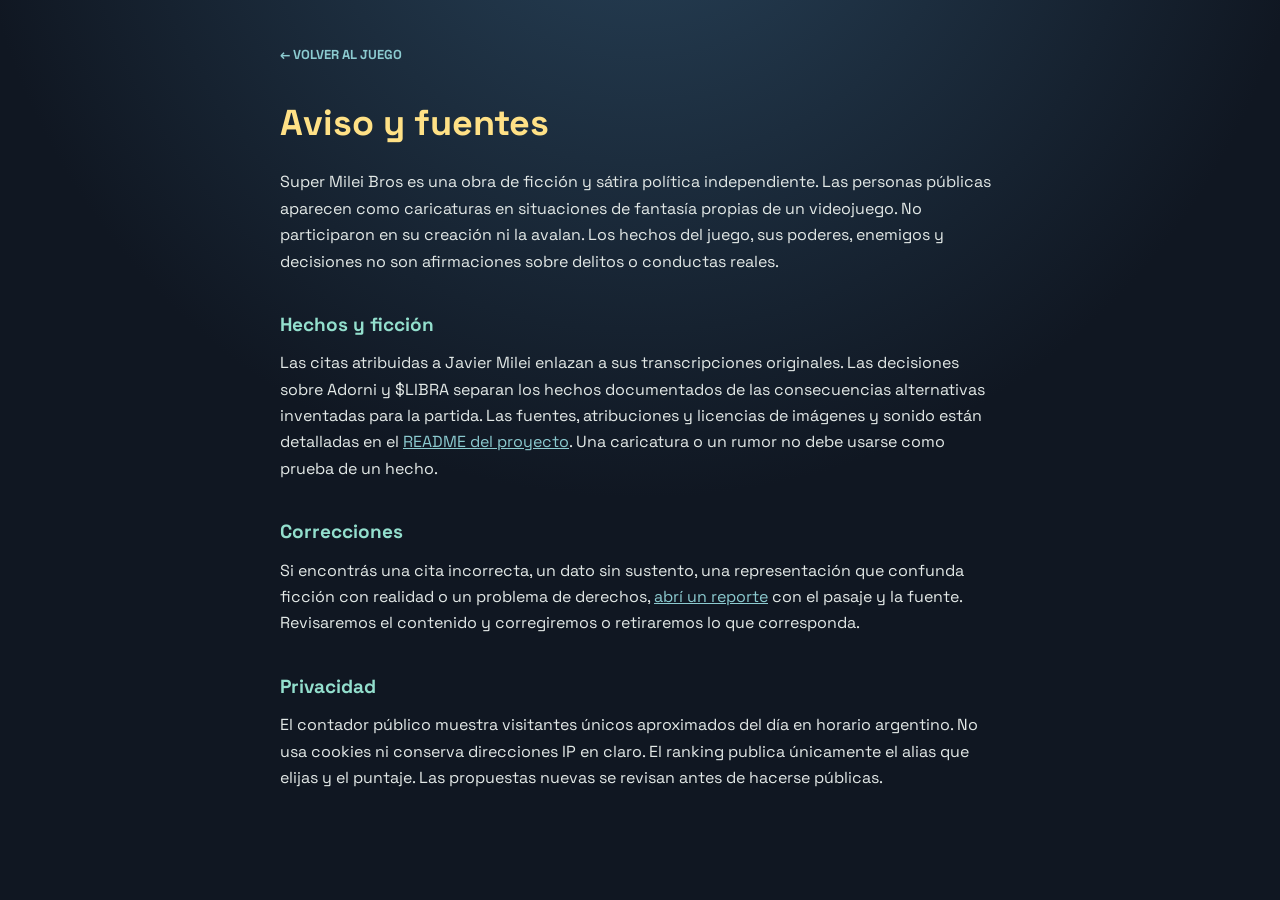
<file: aviso.html>
<!doctype html>
<html lang="es">
<head>
  <meta charset="utf-8">
  <meta name="viewport" content="width=device-width, initial-scale=1">
  <meta name="theme-color" content="#101722">
  <title>Aviso y fuentes · Super Milei Bros</title>
  <link rel="icon" type="image/png" sizes="32x32" href="./assets/favicon-32.png">
  <link rel="stylesheet" href="./style.css">
</head>
<body>
  <main class="notice-page">
    <a class="notice-back" href="./">← VOLVER AL JUEGO</a>
    <h1>Aviso y fuentes</h1>
    <p>Super Milei Bros es una obra de ficción y sátira política independiente. Las personas públicas aparecen como caricaturas en situaciones de fantasía propias de un videojuego. No participaron en su creación ni la avalan. Los hechos del juego, sus poderes, enemigos y decisiones no son afirmaciones sobre delitos o conductas reales.</p>
    <h2>Hechos y ficción</h2>
    <p>Las citas atribuidas a Javier Milei enlazan a sus transcripciones originales. Las decisiones sobre Adorni y $LIBRA separan los hechos documentados de las consecuencias alternativas inventadas para la partida. Las fuentes, atribuciones y licencias de imágenes y sonido están detalladas en el <a href="https://github.com/lucasgday/super-milei-bros#readme">README del proyecto</a>. Una caricatura o un rumor no debe usarse como prueba de un hecho.</p>
    <h2>Correcciones</h2>
    <p>Si encontrás una cita incorrecta, un dato sin sustento, una representación que confunda ficción con realidad o un problema de derechos, <a href="https://github.com/lucasgday/super-milei-bros/issues/new" target="_blank" rel="noopener noreferrer">abrí un reporte</a> con el pasaje y la fuente. Revisaremos el contenido y corregiremos o retiraremos lo que corresponda.</p>
    <h2>Privacidad</h2>
    <p>El contador público muestra visitantes únicos aproximados del día en horario argentino. No usa cookies ni conserva direcciones IP en claro. El ranking publica únicamente el alias que elijas y el puntaje. Las propuestas nuevas se revisan antes de hacerse públicas.</p>
  </main>
</body>
</html>
</file>
<file: style.css>
@import url('https://fonts.googleapis.com/css2?family=Press+Start+2P&family=Space+Grotesk:wght@400;500;600;700&display=swap');
:root{font-family:'Space Grotesk',Arial,sans-serif;color:#f3f2e9;background:#101722;font-synthesis:none}
*{box-sizing:border-box}body{margin:0;min-width:320px;background:radial-gradient(circle at 50% -20%,#28435a 0,#101722 55%)}button{font:inherit;cursor:pointer}button:focus-visible,a:focus-visible{outline:3px solid #ffce71;outline-offset:3px}.app{max-width:1260px;min-height:100vh;margin:auto;padding:17px 24px 20px}.header{display:flex;justify-content:space-between;align-items:center;gap:12px;padding:0 0 16px;margin-bottom:18px;border-bottom:1px solid #3d5463}.logo{font:12px/1.5 'Press Start 2P',monospace;color:#ffe186}.logo-star{color:#f8744e;font-size:19px;vertical-align:-2px}.logo small{font-size:7px;color:#8ca9b8;margin-left:13px}.header-actions{display:flex;align-items:center;gap:15px}.source-link{font:8px 'Press Start 2P',monospace;color:#8ccbd0;text-decoration:none}.source-link:hover{text-decoration:underline}.icon-button{width:36px;height:36px;border:1px solid #607685;border-radius:4px;background:#263b4a;color:#f8e6ba;font-size:20px}.icon-button:hover{background:#38546a}.stage-shell{position:relative;overflow:hidden;border:5px solid #465d6b;box-shadow:0 0 0 4px #071019,0 18px 60px #0008;aspect-ratio:16/9;background:#192c48}.stage-shell canvas{display:block;width:100%;height:100%;image-rendering:pixelated}.hud{position:absolute;z-index:2;left:0;right:0;top:0;display:flex;justify-content:space-between;gap:8px;padding:12px 19px 19px;background:linear-gradient(#09121ded,#09121dbb 65%,transparent);text-shadow:2px 2px #080c14}.hud>div{min-width:80px}.hud-label{display:block;font:7px 'Press Start 2P',monospace;color:#84bbc2;margin-bottom:9px}.hud strong{font:10px 'Press Start 2P',monospace;color:#fff0c2}.hud #lives{color:#fa7567}.message{position:absolute;z-index:3;top:80px;left:50%;transform:translateX(-50%);padding:9px 13px;background:#101923dd;border:2px solid #ffd377;color:#fff;font:9px/1.6 'Press Start 2P',monospace;text-align:center;white-space:nowrap;opacity:0;transition:opacity .18s;pointer-events:none}.message.show{opacity:1}.overlay,.pause-screen{position:absolute;z-index:4;inset:0;display:flex;align-items:center;justify-content:center;flex-direction:column;text-align:center;background:linear-gradient(#091524dc,#12233dd9)}.overlay[hidden],.pause-screen[hidden]{display:none}.overlay{padding:14px 25px}.overlay-art{display:flex;gap:7px;margin-bottom:14px}.overlay-art span{display:grid;place-items:center;width:38px;height:43px;border:3px solid #f1d095;box-shadow:4px 4px #0a101b;color:#fff;font:16px 'Press Start 2P',monospace}.overlay-art span:first-child{background:#273c59}.overlay-art span:last-child{background:#b58a80}.eyebrow{font:8px 'Press Start 2P',monospace;color:#93dfcd;margin:0 0 14px}.overlay h1{font:clamp(21px,3.9vw,42px)/1.4 'Press Start 2P',monospace;text-shadow:4px 4px #923f31,8px 8px #151b2c;color:#ffdc79;margin:0}.overlay h1 em{font-style:normal;color:#f37855}.overlay>p:not(.eyebrow):not(.overlay-hint){max-width:530px;font-size:15px;line-height:1.5;color:#e3e9e7;margin:20px 0}.primary-button{min-height:50px;padding:10px 22px;background:#e75d40;border:3px solid #f8c587;border-bottom-width:6px;border-radius:3px;color:white;font:10px 'Press Start 2P',monospace}.primary-button:hover{background:#f5734f;transform:translateY(-2px)}.primary-button:active{transform:translateY(3px);border-bottom-width:3px}.primary-button span{margin-left:14px}.overlay-hint{color:#9cbbc4;font-size:11px;margin:18px 0 0}.pause-screen{gap:14px}.pause-screen strong{font:26px 'Press Start 2P',monospace;color:#ffe17d}.pause-screen span{font-size:14px}.below{display:grid;grid-template-columns:1.4fr 1fr;gap:33px;margin:27px 0 15px}.section-label{font:9px 'Press Start 2P',monospace;color:#8fbbc5;margin-bottom:15px}.section-label span{color:#f6ac68}.level-cards{display:grid;grid-template-columns:repeat(3,1fr);gap:9px}.level-card{border:1px solid #3e5667;background:#182633;padding:14px 12px;min-height:100px;color:#9eb4be}.level-card.active{border-color:#e4ae69;background:#283745;color:#f9d893}.level-card.done{border-color:#5b9976;color:#9cdeb1}.level-card>span{display:block;font:10px 'Press Start 2P',monospace;margin-bottom:11px}.level-card strong{display:block;color:#f2f0e8;font-size:15px;line-height:1.1}.level-card small{display:block;margin-top:7px;font-size:11px}.help{border-left:1px solid #344d5b;padding-left:27px}.help>div:not(.section-label){display:flex;align-items:center;gap:5px;padding:5px 0;font-size:11px}.help>div>span:first-child{width:74px;color:#afc1c6;font-size:10px;font-weight:700}.help .or{color:#77949d}.help kbd{display:inline-block;min-width:24px;text-align:center;padding:5px 6px;border:1px solid #546b77;border-bottom-width:3px;border-radius:3px;background:#263b4b;color:#fff;font:8px 'Press Start 2P',monospace}.touch-controls{display:none}footer{border-top:1px solid #344653;padding-top:14px;text-align:center;color:#7895a2;font:7px/1.6 'Press Start 2P',monospace}
@media(max-width:780px){.app{padding:12px 10px}.header{margin-bottom:13px;padding-bottom:10px}.logo{font-size:9px}.logo small{display:none}.stage-shell{border-width:3px}.hud{padding:8px 7px 12px}.hud>div{min-width:0}.hud-label{font-size:5px;margin-bottom:5px}.hud strong{font-size:7px}.message{top:51px;font-size:6px}.overlay-art{margin-bottom:5px}.overlay-art span{width:27px;height:31px;font-size:12px;border-width:2px}.eyebrow{font-size:6px;margin-bottom:7px}.overlay h1{font-size:clamp(15px,4vw,26px)}.overlay>p:not(.eyebrow):not(.overlay-hint){font-size:11px;margin:9px 0}.primary-button{min-height:39px;font-size:8px;padding:7px 13px;border-width:2px;border-bottom-width:4px}.overlay-hint{display:none}.below{display:block;margin:17px 0}.help{display:none}.level-cards{gap:5px}.level-card{min-height:80px;padding:9px 7px}.level-card>span{font-size:7px;margin-bottom:7px}.level-card strong{font-size:11px}.level-card small{font-size:9px}.touch-controls{display:flex;justify-content:space-between;gap:12px;max-width:600px;margin:10px auto 17px}.touch-controls>div{display:flex;gap:8px}.touch-controls button{display:grid;place-items:center;width:55px;height:52px;border:2px solid #708d9d;border-bottom-width:5px;border-radius:5px;background:#2c4759;color:#fff;font-size:21px;touch-action:none}.touch-controls button:hover,.touch-controls button.is-held{background:#416579}.touch-controls .jump{background:#d25f43;border-color:#f3ad75}.touch-controls .jump:hover,.touch-controls .jump.is-held{background:#ec7853}}@media(max-width:420px){.logo{font-size:7px}.icon-button{width:30px;height:30px}.touch-controls button{width:43px;height:45px;font-size:18px}.touch-controls>div{gap:4px}.overlay{padding:9px}.overlay-art{display:none}.overlay>p:not(.eyebrow):not(.overlay-hint){font-size:9px;margin:5px 0}.overlay h1{font-size:14px}.primary-button{min-height:32px;font-size:7px}}
.roster{display:flex;flex-wrap:wrap;align-items:center;gap:7px 15px;margin-top:15px;padding:12px 14px;border:1px solid #3e5667;background:#182633}.roster span{font:8px 'Press Start 2P',monospace;color:#91c4c6}.roster strong{font-size:12px;color:#ffe2a3}.roster small{font-size:11px;color:#9cb4bd}

/* Keep display lettering pixelated; use readable type for game information. */
.logo small,.source-link,.hud-label,.hud strong,.message,.eyebrow,.primary-button,.section-label,.level-card>span,.help kbd,.roster span,footer{font-family:'Space Grotesk',Arial,sans-serif;font-weight:700}
.logo small{font-size:11px}.source-link{font-size:12px}.hud-label{font-size:11px;margin-bottom:5px}.hud strong{font-size:18px;font-variant-numeric:tabular-nums}.message{font-size:13px;line-height:1.3}.eyebrow{font-size:12px}.primary-button{font-size:14px}.section-label{font-size:12px}.level-card>span{font-size:13px}.help kbd{font-size:12px}.roster span{font-size:12px}footer{font-size:11px}
@media(max-width:780px){.source-link{font-size:10px}.hud-label{font-size:9px;margin-bottom:3px}.hud strong{font-size:12px}.message{font-size:11px;top:48px;max-width:calc(100% - 14px);white-space:normal}.eyebrow{font-size:10px}.primary-button{font-size:11px}.section-label{font-size:11px}.level-card>span{font-size:11px}footer{font-size:10px}}
@media(max-width:420px){.overlay>p:not(.eyebrow):not(.overlay-hint){font-size:11px;line-height:1.25}.primary-button{font-size:10px}}

.overlay{background:linear-gradient(#0a1726f2,#142b42ed)}
.overlay-art{align-items:flex-end;gap:26px;margin-bottom:8px}
.overlay-art figure{display:flex;align-items:center;flex-direction:column;gap:2px;margin:0}
.overlay-art span{display:block;width:150px;height:140px;border:0;box-shadow:none;background-color:transparent}
.overlay-art span.intro-javier{background:url('./assets/heroes-small.png') left center / 200% 100% no-repeat}
.overlay-art span.intro-karina{background:url('./assets/heroes-small.png') right center / 200% 100% no-repeat}
.overlay-art figcaption{font:700 12px 'Space Grotesk',Arial,sans-serif;color:#ffe3a6}
.overlay.result .overlay-art{display:none}
@media(max-width:780px){.overlay-art{gap:12px;margin-bottom:2px}.overlay-art span{width:65px;height:57px}.overlay-art figcaption{font-size:10px}}
@media(max-width:420px){.overlay-art{display:flex}.overlay-art span{width:60px;height:52px}.overlay-art figcaption{display:none}}

.mobile-pause{display:none}
.mobile-fullscreen{display:none}
.mobile-fullscreen[hidden]{display:none}
.fullscreen-help[hidden]{display:none}
@media (max-width:780px), (hover:none) and (pointer:coarse){
  html,body{height:100%;overscroll-behavior:none}
  .app{height:100dvh;min-height:0;max-width:none;display:flex;flex-direction:column;overflow:hidden;padding:env(safe-area-inset-top) 0 0}
  .header{flex:none;min-height:49px;margin:0;padding:6px 12px;border-bottom-color:#48606c}
  .header-actions{gap:4px}
  .header-actions .icon-button{width:44px;height:44px}
  .source-link{display:none}
  .mobile-pause{display:none}
  .mobile-fullscreen{display:block}
  body[data-game-state="playing"] .mobile-pause,body[data-game-state="paused"] .mobile-pause{display:block}
  .stage-shell{flex:1;min-height:0;aspect-ratio:auto;border:0;box-shadow:none}
  .stage-shell canvas{width:100%;height:100%}
  .below,footer{display:none}
  .hud{padding:11px 12px 20px;gap:5px}
  .hud-label{font-size:9px;margin-bottom:4px}
  .hud strong{font-size:14px}
  .message{top:68px;max-width:calc(100% - 24px);padding:9px 11px;font-size:13px;white-space:normal}
  .overlay{padding:24px 25px;justify-content:center}
  .overlay-art{gap:18px;margin-bottom:20px}
  .overlay-art span{width:120px;height:112px}
  .overlay-art figcaption{display:block;font-size:12px}
  .eyebrow{font-size:12px;margin-bottom:14px}
  .overlay h1{font-size:clamp(20px,6vw,28px)}
  .overlay>p:not(.eyebrow):not(.overlay-hint){font-size:15px;line-height:1.45;margin:20px 0;max-width:360px}
  .primary-button{min-height:52px;padding:10px 22px;font-size:14px}
  .overlay>p.fullscreen-help:not(.eyebrow):not(.overlay-hint){max-width:320px;color:#c8dcdf;font-size:12px;line-height:1.4;margin:12px 0 0}
  .touch-controls{--control-size:clamp(58px,18vw,76px);display:none;flex:none;grid-template-columns:1fr auto;align-items:end;gap:12px;max-width:none;min-height:156px;margin:0;padding:11px 14px calc(12px + env(safe-area-inset-bottom));background:#14212e;border-top:1px solid #3d5869;touch-action:none;user-select:none;-webkit-user-select:none}
  body[data-game-state="playing"] .touch-controls,body[data-game-state="paused"] .touch-controls{display:grid}
  .touch-controls .move-pad,.touch-controls .action-pad{display:grid;grid-template-columns:repeat(2,var(--control-size));gap:7px;align-items:end}
  .move-pad{height:calc(var(--control-size) + 50px);align-content:end;touch-action:none}
  .touch-controls button{width:var(--control-size);height:var(--control-size);border-radius:8px;border:1px solid #7395a6;border-bottom-width:4px;background:#2c4c5d;box-shadow:0 3px 0 #0b1822;font-size:27px;touch-action:none;-webkit-tap-highlight-color:transparent}
  .touch-controls button.is-held{transform:translateY(3px);box-shadow:none;background:#426a7b}
  .action-pad{grid-template-rows:42px var(--control-size)}
  .touch-controls .minor-action{height:42px;display:flex;flex-direction:column;gap:0;background:#273b48;border-color:#5c7582;font-size:19px}
  .touch-controls button span{display:block;font:700 9px 'Space Grotesk',Arial,sans-serif;letter-spacing:0}
  .touch-controls .attack{background:#43827b;border-color:#87cec1}
  .touch-controls .jump{background:#d66b4b;border-color:#ffb17a}
  .touch-controls .attack.is-held{background:#56a098}
  .touch-controls .jump.is-held{background:#ee8260}
  .pause-screen strong{font-size:24px}
}
@media (max-width:780px) and (orientation:landscape), (hover:none) and (pointer:coarse) and (orientation:landscape){
  .app{position:relative;padding:0}
  .header{position:absolute;z-index:5;top:0;left:0;right:0;min-height:48px;padding:2px max(12px,env(safe-area-inset-right)) 2px max(12px,env(safe-area-inset-left));background:#101722c9;border:0}
  .stage-shell{width:100%;height:100%}
  .touch-controls{position:absolute;z-index:5;left:0;right:0;bottom:0;min-height:0;padding:8px calc(14px + env(safe-area-inset-right)) calc(8px + env(safe-area-inset-bottom)) calc(14px + env(safe-area-inset-left));background:transparent;border:0;pointer-events:none}
  .touch-controls button,.move-pad{pointer-events:auto}
  .move-pad{height:auto}
  .hud{top:48px;padding:5px max(12px,env(safe-area-inset-right)) 20px max(12px,env(safe-area-inset-left))}
  .message{top:90px}
  .overlay-art span{width:64px;height:58px}
  .overlay-art{margin-bottom:4px}
  .overlay>p:not(.eyebrow):not(.overlay-hint){font-size:12px;margin:8px 0}
  .overlay h1{font-size:22px}
}
.stage-shell canvas{image-rendering:auto}
.rotate-prompt{position:absolute;z-index:6;inset:0;display:flex;align-items:center;justify-content:center;flex-direction:column;gap:16px;padding:24px;text-align:center;background:#102033}
.rotate-prompt[hidden]{display:none}
.rotate-phone{position:relative;width:48px;height:78px;margin:8px 0 20px;border:4px solid #ffe09b;border-radius:9px;box-shadow:0 0 0 5px #385667;animation:rotate-phone 1.1s ease-out both}
.rotate-phone::after{content:'';position:absolute;inset:7px 4px 11px;border:2px solid #85c9c8;border-radius:3px}
.rotate-prompt h2{margin:0;color:#ffe09b;font:19px/1.4 'Press Start 2P',monospace}
.rotate-prompt p{max-width:310px;margin:0;color:#d7e4df;font-size:15px;line-height:1.45}
.rotate-back{min-height:44px;padding:8px 18px;border:0;background:transparent;color:#9cc7cb;font-size:13px;font-weight:700}
.rotate-back:hover{color:#fff}
@keyframes rotate-phone{from{transform:rotate(0)}to{transform:rotate(90deg)}}
@media (prefers-reduced-motion:reduce){.rotate-phone{animation:none;transform:rotate(90deg)}}
@media(max-width:420px){.rotate-prompt h2{font-size:16px}.rotate-prompt p{font-size:14px}.rotate-prompt .primary-button{font-size:11px}}
@media (max-width:780px), (hover:none) and (pointer:coarse){
  html,body,.app,.stage-shell{touch-action:manipulation}
  body[data-game-state="playing"] .app{user-select:none;-webkit-user-select:none;-webkit-touch-callout:none}
  body[data-game-state="playing"] .hud{pointer-events:none}
  .stage-shell canvas{touch-action:none;-webkit-user-select:none;-webkit-touch-callout:none}
}
.mobile-controls{display:none}
@media (max-width:780px), (hover:none) and (pointer:coarse){
  body[data-game-state="playing"] .mobile-controls{display:flex}
  .mobile-controls{--control-size:clamp(50px,14vw,62px);flex:none;align-items:center;justify-content:space-between;gap:8px;min-height:calc(var(--control-size) + 26px + env(safe-area-inset-bottom));padding:8px max(10px,env(safe-area-inset-right)) calc(10px + env(safe-area-inset-bottom)) max(10px,env(safe-area-inset-left));background:#101c26;border-top:1px solid #45616c;touch-action:none;user-select:none;-webkit-user-select:none;-webkit-touch-callout:none}
  .movement-controls,.action-controls{display:flex;align-items:center;gap:5px}
  .secondary-controls{display:flex;flex-direction:column;gap:4px}
  .mobile-controls button{display:flex;flex:none;align-items:center;justify-content:center;flex-direction:column;width:var(--control-size);height:var(--control-size);padding:0;border:2px solid #8daab1;border-radius:50%;background:#2f5060;color:#fff;box-shadow:0 3px 0 #07131c;touch-action:none;user-select:none;-webkit-user-select:none;-webkit-touch-callout:none;-webkit-tap-highlight-color:transparent;line-height:1}
  .mobile-controls button span{font-size:25px;line-height:1}
  .mobile-controls button small{font:700 9px/1 'Space Grotesk',Arial,sans-serif;margin-top:3px}
  .mobile-controls .secondary-controls button{width:48px;height:calc((var(--control-size) - 4px)/2);border-radius:5px;background:#30444e;border-color:#6f929d}
  .mobile-controls .secondary-controls span{font-size:16px}
  .mobile-controls .secondary-controls small{font-size:8px;margin-top:0}
  .mobile-controls .attack-control{background:#b73339;border-color:#ffd0bc}
  .mobile-controls .jump-control{background:#16806e;border-color:#b8f2d6}
  .mobile-controls button.is-held{transform:translateY(2px);box-shadow:0 1px 0 #07131c;filter:brightness(1.25)}
}
@media (max-width:780px) and (orientation:landscape), (hover:none) and (pointer:coarse) and (orientation:landscape){
  .stage-shell{height:auto;flex:1;min-height:0}
  .mobile-controls{position:relative;z-index:5}
}
@media (max-width:350px){
  .mobile-controls{gap:4px;padding-left:7px;padding-right:7px}
  .movement-controls,.action-controls{gap:3px}
  .mobile-controls .secondary-controls button{width:40px}
  .mobile-controls .secondary-controls small{font-size:7px}
}
@media (max-width:780px), (hover:none) and (pointer:coarse){
  .app{position:relative;padding:0}
  .stage-shell{position:absolute;inset:0;width:100%;height:100%;flex:none}
  .header{position:absolute;z-index:7;top:0;left:0;right:0;min-height:0;margin:0;padding:calc(4px + env(safe-area-inset-top)) max(8px,env(safe-area-inset-right)) 0 max(8px,env(safe-area-inset-left));justify-content:flex-end;background:none;border:0;pointer-events:none}
  .header .logo{display:none}
  .header-actions{pointer-events:auto}
  .header-actions .icon-button{width:42px;height:42px;background:#10233399;border-color:#bad2d080;color:#fff7dd;backdrop-filter:blur(3px)}
  .hud{top:calc(48px + env(safe-area-inset-top));padding:5px max(10px,env(safe-area-inset-right)) 18px max(10px,env(safe-area-inset-left));background:linear-gradient(#09121d99,#09121d00);pointer-events:none}
  .message{top:calc(94px + env(safe-area-inset-top))}
  .mobile-controls{position:absolute;z-index:5;left:0;right:0;bottom:0;min-height:0;padding:8px max(10px,env(safe-area-inset-right)) calc(12px + env(safe-area-inset-bottom)) max(10px,env(safe-area-inset-left));background:none;border:0;pointer-events:none}
  .movement-controls,.action-controls,.secondary-controls{pointer-events:none}
  .movement-controls{gap:12px}
  .mobile-controls .movement-controls button{width:clamp(58px,16vw,70px);height:clamp(58px,16vw,70px)}
  .mobile-controls .movement-controls button span{font-size:28px}
  .mobile-controls button{pointer-events:auto;background:#19374666;border-color:#e2f0ed88;box-shadow:0 2px 8px #07131c55;color:#fff}
  .mobile-controls .attack-control{background:#ad2939d9;border-color:#ffe0d2}
  .mobile-controls .jump-control{background:#137c6bd9;border-color:#bcf7df}
  .mobile-controls .secondary-controls button{height:44px;background:#286180df;border-color:#b4e8f5}
  .mobile-controls .secondary-controls button[data-control="ability"]{background:#92701cdd;border-color:#ffe39a}
  .mobile-controls button.is-held{background:#426a7bcc;filter:brightness(1.2)}
  .mobile-controls .attack-control.is-held{background:#d9424dea}
  .mobile-controls .jump-control.is-held{background:#20a58deb}
  .mobile-controls .secondary-controls button[data-control="switch"].is-held{background:#397fa4ef}
  .mobile-controls .secondary-controls button[data-control="ability"].is-held{background:#b99227ef}
}
body[data-game-state="playing"],body[data-game-state="playing"] .stage-shell,body[data-game-state="playing"] .mobile-controls{touch-action:none}
.social-actions{display:flex;justify-content:center;gap:10px;margin-top:10px}
.ranking-preview{max-width:90%;margin:7px 0 0!important;color:#ffe5aa!important;font:700 11px/1.3 'Space Grotesk',Arial,sans-serif!important;text-align:center}
body:not([data-game-state="menu"]) .ranking-preview{display:none}
.level2-start{min-height:34px;margin-top:7px;padding:6px 12px;border:1px solid #f0cf91;border-radius:3px;background:#284a53;color:#ffe5ad;font:700 12px 'Space Grotesk',Arial,sans-serif}
.level-shortcuts{display:flex;justify-content:center;gap:8px;flex-wrap:wrap}
.level2-start[hidden],body:not([data-game-state="menu"]) .level2-start{display:none}
.level2-start:hover{background:#3d6871}
.level-cards{grid-template-columns:repeat(4,minmax(0,1fr))}
.social-actions button,.ranking-panel button{min-height:36px;padding:7px 12px;border:1px solid #90c6c0;border-radius:3px;background:#163947;color:#f3f7e8;font:700 12px 'Space Grotesk',Arial,sans-serif}
.score-entry button{min-height:36px;padding:7px 12px;border:1px solid #f6c886;border-radius:3px;background:#9b4935;color:#fff7e7;font:700 12px 'Space Grotesk',Arial,sans-serif}
.score-entry button:hover{background:#be5b3f}
.social-actions button:hover,.ranking-panel button:hover{background:#256070}
.share-status{min-height:16px;margin:5px 0 0!important;font-size:11px!important;color:#aee5d4!important}
.ranking-panel{position:absolute;z-index:6;inset:5%;overflow:auto;padding:16px 22px;background:#102434f7;border:2px solid #78aeb1;box-shadow:0 12px 35px #0009;text-align:left;color:#fff}
.overlay:has(.ranking-panel:not([hidden])){z-index:8}
.ranking-panel[hidden],#scoreForm[hidden]{display:none}
.ranking-head{display:flex;align-items:center;justify-content:space-between;gap:10px;border-bottom:1px solid #638b91;padding-bottom:8px}
.ranking-head strong{font-size:17px;color:#ffe18f}
.ranking-head button{min-width:36px;font-size:23px;line-height:1;padding:2px}
#scoreForm{display:flex;align-items:end;gap:8px;flex-wrap:wrap;margin-top:12px}
#scoreForm:not([hidden]){width:min(450px,100%);margin:7px auto 0}
#scoreForm label{width:100%;font-size:11px;font-weight:700;color:#a7d7d0}
#scoreForm input{flex:1;min-width:130px;min-height:36px;padding:7px 9px;border:1px solid #86b8b8;border-radius:3px;background:#f5f7ef;color:#102434;font:600 14px 'Space Grotesk',Arial,sans-serif}
#scoreForm button:disabled{opacity:.55;cursor:wait}
#rankingStatus{margin:10px 0;color:#c5d9d8;font-size:12px}
#rankingStatus:empty{display:none}
.overlay:not(.result):not(:has(.ranking-panel:not([hidden]))) .ranking-status{display:none}
#rankingList{margin:0;padding:0;list-style:none;counter-reset:rank;max-width:540px}
#rankingList li{display:flex;justify-content:space-between;gap:14px;padding:6px 2px;border-bottom:1px solid #486471;font-size:13px}
#rankingList li strong{color:#ffe18f;font-variant-numeric:tabular-nums}
@media(max-width:780px){.ranking-panel{inset:4%;padding:10px 12px}.ranking-head strong{font-size:14px}.social-actions{margin-top:6px}.social-actions button{font-size:11px;min-height:32px}.ranking-preview{font-size:9px!important;margin-top:4px!important}}
.story-source{display:inline-block;margin:0 0 12px;color:#9ed9d4;font:700 10px/1.3 'Space Grotesk',Arial,sans-serif;text-decoration:underline;text-underline-offset:3px}
.duo-selector{display:grid;gap:6px;width:min(580px,100%);margin:1px 0 12px;text-align:left}
.duo-selector[hidden]{display:none}
.duo-slot{display:flex;align-items:center;gap:9px}
.duo-slot>strong{flex:0 0 105px;color:#f8d68b;font:700 10px 'Space Grotesk',Arial,sans-serif}
.duo-avatar{display:block;flex:0 0 54px;width:54px;height:56px;border:2px solid #d6bb84;border-radius:3px;background-color:#244353;box-shadow:2px 2px #0a1520}
.duo-avatar-javier{background-image:url('./assets/heroes-small.png');background-position:left center;background-size:200% 100%}
.duo-avatar-karina{background-image:url('./assets/heroes-small.png');background-position:right center;background-size:200% 100%}
.duo-avatar-patricia{background-image:url('./assets/patricia-small.png');background-position:center center;background-size:contain;background-repeat:no-repeat}
.duo-avatar-toto{background-image:url('./assets/toto-animated-small.png');background-position:left center;background-size:400% 100%}
.duo-avatar-sturzenegger{background-image:url('./assets/sturzenegger-animated-small.png');background-position:left center;background-size:400% 100%}
.notice-page{max-width:760px;margin:0 auto;padding:34px 20px 64px;color:#e3e9e7;line-height:1.65}
.notice-page h1{font-size:36px;line-height:1.2;color:#ffe186}
.notice-page h2{font-size:19px;margin:34px 0 8px;color:#93dfcd}
.notice-page p{margin:10px 0;font-size:16px}
.notice-page a{color:#8ccbd0}
.notice-back{display:inline-block;min-height:44px;padding:10px 0;font-size:13px;font-weight:700;text-decoration:none}
@media(max-width:520px){.notice-page h1{font-size:28px}}
.duo-options{display:flex;gap:5px;min-width:0}
.duo-options button{min-height:36px;padding:5px 9px;border:1px solid #779fa3;border-radius:3px;background:#173542;color:#e2eeee;font:700 11px 'Space Grotesk',Arial,sans-serif}
.duo-options button strong,.duo-options button small{display:block;white-space:normal}
.duo-options button small{margin-top:3px;color:#c8e6e2;font-size:10px;line-height:1.2}
.duo-options button:hover:not(:disabled){background:#32677a}
.duo-options button[aria-pressed="true"]{border-color:#ffe195;background:#936044;color:#fff4cd}
.duo-options button:disabled{opacity:.42;cursor:default}
@media(max-width:780px){.duo-selector{gap:3px;margin-bottom:5px}.duo-slot>strong{flex-basis:83px;font-size:8px}.duo-avatar{flex-basis:42px;width:42px;height:44px}.duo-options button{min-height:30px;padding:3px 6px;font-size:9px}}
@media(max-width:780px){.duo-options button small{font-size:9px}.level-cards{grid-template-columns:repeat(2,minmax(0,1fr))}}
.story-source[hidden],.story-boss[hidden]{display:none}
.story-source:hover{color:#fff0b3}
.overlay.story-intro{background:#08111cef}
.story-intro .overlay-art,.story-intro .social-actions,.story-intro .ranking-preview,.story-intro .share-status,.story-intro .fullscreen-help,.story-intro .level2-start{display:none}
.story-intro .eyebrow{color:#e8be72;letter-spacing:0}
.story-intro h1{max-width:90%;color:#ffe296;font-size:clamp(20px,3vw,32px);line-height:1.5;animation:story-rise .65s ease-out both}
.story-intro #overlayBody{max-width:590px;color:#f3dfaf;font-size:clamp(15px,1.7vw,22px);font-weight:700;line-height:1.5;animation:story-rise .8s .2s ease-out both}
.story-intro .story-source{animation:story-rise .8s .35s ease-out both}
.overlay.result .overlay-art{display:none}
.overlay.result #overlayBody{max-width:600px;margin:14px 0;color:#f4dfb5;font-size:16px;line-height:1.45}
.overlay.result h1{font-size:clamp(21px,3.4vw,35px)}
.overlay.result{overflow-y:auto;justify-content:flex-start;padding-top:12px;padding-bottom:12px}
.overlay.result .ranking-preview{margin:4px 0!important}
.overlay.result #rankingStatus{margin:3px 0}
.story-boss{position:relative;display:grid;place-items:center;width:96px;height:105px;margin:0 0 10px;overflow:hidden;border:5px solid #9da8aa;background:#26313c;box-shadow:4px 5px #080e17}
.story-boss img{width:91px;height:102px;object-fit:contain;object-position:center bottom;image-rendering:pixelated}
.story-bars{position:absolute;inset:0;background:repeating-linear-gradient(90deg,transparent 0 13px,#d6d9d1 13px 16px,#34434e 16px 20px);border-top:5px solid #d6d9d1;border-bottom:5px solid #34434e;pointer-events:none}
footer a{color:#9ed9d4;text-decoration:none}
footer a:hover{text-decoration:underline;color:#ffe296}
@keyframes story-rise{from{opacity:0;transform:translateY(18px)}to{opacity:1;transform:translateY(0)}}
@media(prefers-reduced-motion:reduce){.story-intro h1,.story-intro #overlayBody,.story-intro .story-source{animation:none}}
@media(max-width:780px){.story-intro h1{font-size:clamp(17px,4vw,25px)}.story-intro #overlayBody{font-size:13px;margin:9px 0!important;max-width:470px}.story-source{font-size:9px;margin-bottom:7px}.overlay.result #overlayBody{font-size:12px;margin:7px 0}.overlay.result .story-boss{width:60px;height:62px;margin-bottom:5px;border-width:3px}.overlay.result .story-boss img{width:57px;height:58px}.overlay.result .story-bars{background:repeating-linear-gradient(90deg,transparent 0 8px,#d6d9d1 8px 10px,#34434e 10px 12px);border-width:3px}}
@media(max-width:780px) and (orientation:landscape){.overlay.result{padding:5px 12px;gap:2px}.overlay.result .eyebrow{margin:0}.overlay.result h1{font-size:17px}.overlay.result #overlayBody{font-size:10px;line-height:1.2;margin:2px 0}.overlay.result .story-boss{display:none}.overlay.result .story-source{font-size:8px;margin:0}.overlay.result .primary-button{min-height:30px}.overlay.result .social-actions{margin:0}.overlay.result .social-actions button{min-height:27px;padding:3px 8px}.overlay.result #scoreForm{margin:1px auto 0}.overlay.result #scoreForm label{font-size:9px}.overlay.result #scoreForm input,.overlay.result #scoreForm button{min-height:28px;padding:3px 7px;font-size:11px}}
.message.enemy-intro{top:50%;max-width:calc(100% - 36px);width:max-content;min-width:300px;transform:translate(-50%,-50%);padding:17px 22px;border:3px solid #ffe099;background:#101923ee;box-shadow:0 12px 38px #050b14aa;color:#ffe69f;font:20px/1.45 'Press Start 2P',monospace;white-space:normal}
@media(max-width:780px){.message.enemy-intro{top:49%;min-width:0;max-width:calc(100% - 70px);padding:12px 16px;font-size:13px;line-height:1.5}}
@media(max-width:780px) and (orientation:landscape), (hover:none) and (pointer:coarse) and (orientation:landscape){
  .header{min-height:0;height:0;padding:0;background:none;box-shadow:none}
  .header-actions{position:absolute;inset:0;pointer-events:none}
  .header-actions .icon-button{width:40px;height:40px;border-color:#b9d0cb77;background:#10233377;pointer-events:auto}
  #mute{display:none}
  #fullscreen{position:absolute;top:calc(4px + env(safe-area-inset-top));right:max(7px,env(safe-area-inset-right))}
  body[data-game-state="playing"] #fullscreen,body[data-game-state="paused"] #fullscreen{display:none}
  #mobilePause{position:absolute;top:calc(4px + env(safe-area-inset-top));left:50%;transform:translateX(-50%);opacity:.75}
  body[data-game-state="paused"] #mobilePause{display:none}
  .hud{top:env(safe-area-inset-top);padding:6px max(10px,env(safe-area-inset-right)) 16px max(10px,env(safe-area-inset-left))}
}
.social-actions{flex-wrap:wrap}
.ideas-panel{margin:28px 0 0;padding:22px 0 28px;border-top:1px solid #638b91;border-bottom:1px solid #344653;text-align:left;color:#fff}
.ideas-panel[hidden],#ideaForm[hidden]{display:none}
.ideas-panel .ranking-head{max-width:900px}
.ideas-panel #ideasClose{display:none}
.ideas-list,#ideaForm{max-width:900px}
.ideas-panel button{min-height:36px;padding:7px 12px;border:1px solid #90c6c0;border-radius:3px;background:#163947;color:#f3f7e8;font:700 12px 'Space Grotesk',Arial,sans-serif}
.ideas-panel button:hover:not(:disabled){background:#256070}
.ideas-panel button:disabled{opacity:.62;cursor:default}
.ideas-intro{max-width:670px!important;margin:10px 0!important;color:#c5d9d8!important;font-size:13px!important;line-height:1.4!important}
#ideasStatus{min-height:18px;margin:7px 0;color:#ffe4a0;font-size:12px}
.idea-row{display:flex;align-items:center;justify-content:space-between;gap:18px;padding:11px 0;border-top:1px solid #41606c}
.idea-row h3{margin:0 0 5px;color:#fff0bc;font-size:15px}
.idea-row p{margin:0;color:#d2e1df;font-size:12px;line-height:1.4}
.idea-row .idea-vote{flex:none;min-width:116px;border-color:#e1c783;background:#5b4b24;color:#fff0bc}
.idea-row .idea-vote:hover:not(:disabled){background:#79632e}
#ideaForm{display:grid;grid-template-columns:1fr auto;gap:8px 12px;align-items:end;margin-top:14px;padding-top:12px;border-top:1px solid #68898b}
#ideaForm strong,#ideaForm label,#ideaForm textarea{grid-column:1/-1}
#ideaForm strong{color:#ffe18f;font-size:14px}
#ideaForm label{font-size:11px;font-weight:700;color:#a7d7d0}
#ideaForm input,#ideaForm textarea{width:100%;min-height:36px;padding:8px 9px;border:1px solid #86b8b8;border-radius:3px;background:#f5f7ef;color:#102434;font:600 14px 'Space Grotesk',Arial,sans-serif}
#ideaForm textarea{resize:vertical}
@media(max-width:780px), (hover:none) and (pointer:coarse){
  .ideas-panel{position:fixed;z-index:20;inset:0;overflow:auto;margin:0;padding:calc(16px + env(safe-area-inset-top)) max(18px,env(safe-area-inset-right)) calc(20px + env(safe-area-inset-bottom)) max(18px,env(safe-area-inset-left));border:0;background:#102434;color:#fff}
  .ideas-panel #ideasClose{display:block}
  .ideas-panel .ranking-head{position:sticky;top:0;z-index:1;background:#102434}
  .ideas-intro{font-size:12px!important}
  .idea-row{gap:8px}
  .idea-row h3{font-size:13px}
  .idea-row p{font-size:11px}
  .idea-row .idea-vote{min-width:82px;padding:6px;font-size:10px}
  #ideaForm{grid-template-columns:1fr}
  #ideaForm input,#ideaForm button{grid-column:1/-1}
}
.decision-panel{position:absolute;z-index:9;inset:0;display:flex;flex-direction:column;align-items:center;justify-content:center;gap:12px;overflow:auto;padding:24px 32px;background:#091523f4;color:#f3eee0;text-align:center}
.decision-panel[hidden]{display:none}
.decision-panel .eyebrow{margin:0;color:#f2c278}
.decision-panel h2{margin:0;color:#ffe2a4;font:700 26px/1.15 'Space Grotesk',Arial,sans-serif}
.decision-panel>p:not(.eyebrow){max-width:660px;margin:0;font-size:15px;line-height:1.45}
.decision-choices{display:grid;grid-template-columns:repeat(2,minmax(0,1fr));gap:12px;width:min(680px,100%)}
.decision-choices button{min-height:78px;padding:12px 15px;border:2px solid #86abae;border-radius:3px;background:#183849;color:#f3eee0;text-align:left}
.decision-choices button:hover,.decision-choices button:focus-visible{background:#255568;border-color:#f2ce8e}
.decision-choices strong,.decision-choices small{display:block}
.decision-choices strong{color:#ffe2a4;font-size:14px}
.decision-choices small{margin-top:5px;color:#c5d9d8;font-size:12px;line-height:1.35}
.decision-sources{display:flex;flex-wrap:wrap;justify-content:center;gap:8px 20px}
.decision-sources a{color:#9ed9d4;font-size:11px;font-weight:700;text-decoration:underline;text-underline-offset:3px}
@media(max-width:780px), (hover:none) and (pointer:coarse){
  .decision-panel{gap:8px;padding:48px 18px 14px}
  .decision-panel h2{font-size:19px}
  .decision-panel>p:not(.eyebrow){font-size:12px;line-height:1.35}
  .decision-choices{gap:8px}
  .decision-choices button{min-height:66px;padding:8px 10px}
  .decision-choices strong{font-size:11px}
  .decision-choices small{font-size:10px}
  .decision-sources a{font-size:10px}
}
@media(max-width:520px) and (orientation:portrait){.decision-choices{grid-template-columns:1fr}}

.below{display:block}
.controls-menu{position:relative}
.controls-trigger{min-height:36px;padding:0 12px;border:1px solid #607685;border-radius:4px;background:#263b4a;color:#f8e6ba;font:700 12px 'Space Grotesk',Arial,sans-serif}
.controls-trigger:hover,.controls-trigger[aria-expanded="true"]{background:#38546a;border-color:#a6c9c7}
.header.is-controls-open{position:relative;z-index:11}
.controls-scrim{position:fixed;z-index:10;inset:0;background:#07121b55;backdrop-filter:blur(3px);-webkit-backdrop-filter:blur(3px)}
.controls-scrim[hidden],.controls-popover[hidden]{display:none}
.controls-popover{position:absolute;z-index:12;top:calc(100% + 12px);right:0;width:350px;max-width:calc(100vw - 28px);padding:16px;border:1px solid #8ab0b5;border-radius:5px;background:#142a38;box-shadow:0 18px 48px #030b14b8}
.controls-popover-head{display:flex;align-items:center;justify-content:space-between;margin-bottom:9px;color:#ffe2a4;font-size:13px}
.controls-popover-head button{width:30px;height:30px;border:1px solid #688491;border-radius:3px;background:#254352;color:#fff;font-size:22px;line-height:1}
.controls-popover-head button:hover{background:#386071}
.controls-popover .help{display:block;padding:0;border:0}
.controls-popover .help>div{display:flex;align-items:center;gap:5px;padding:7px 0;border-top:1px solid #365361;font-size:11px}
.controls-popover .help>div>span:first-child{width:76px;flex:none}
.controls-popover .help .or{white-space:nowrap}
@media(max-width:780px),(hover:none) and (pointer:coarse){.controls-menu,.controls-scrim{display:none}}
</file>
